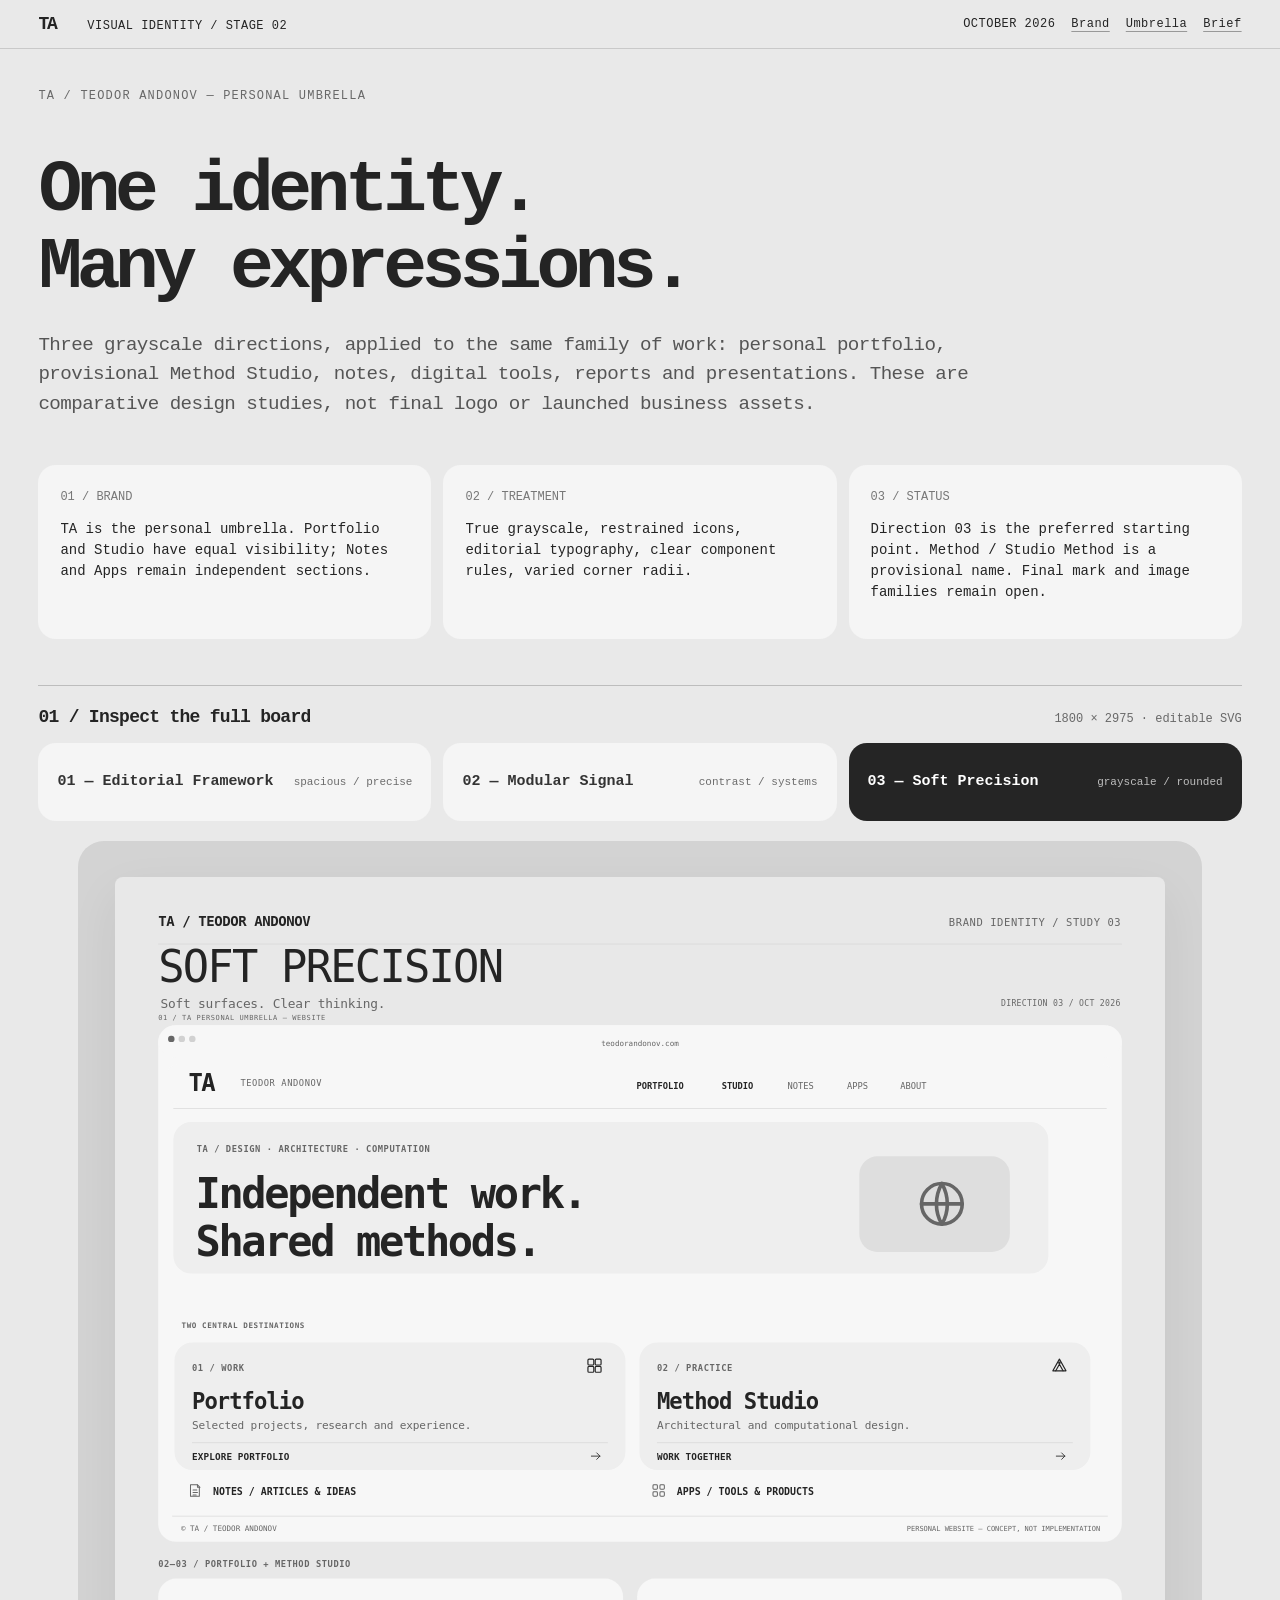
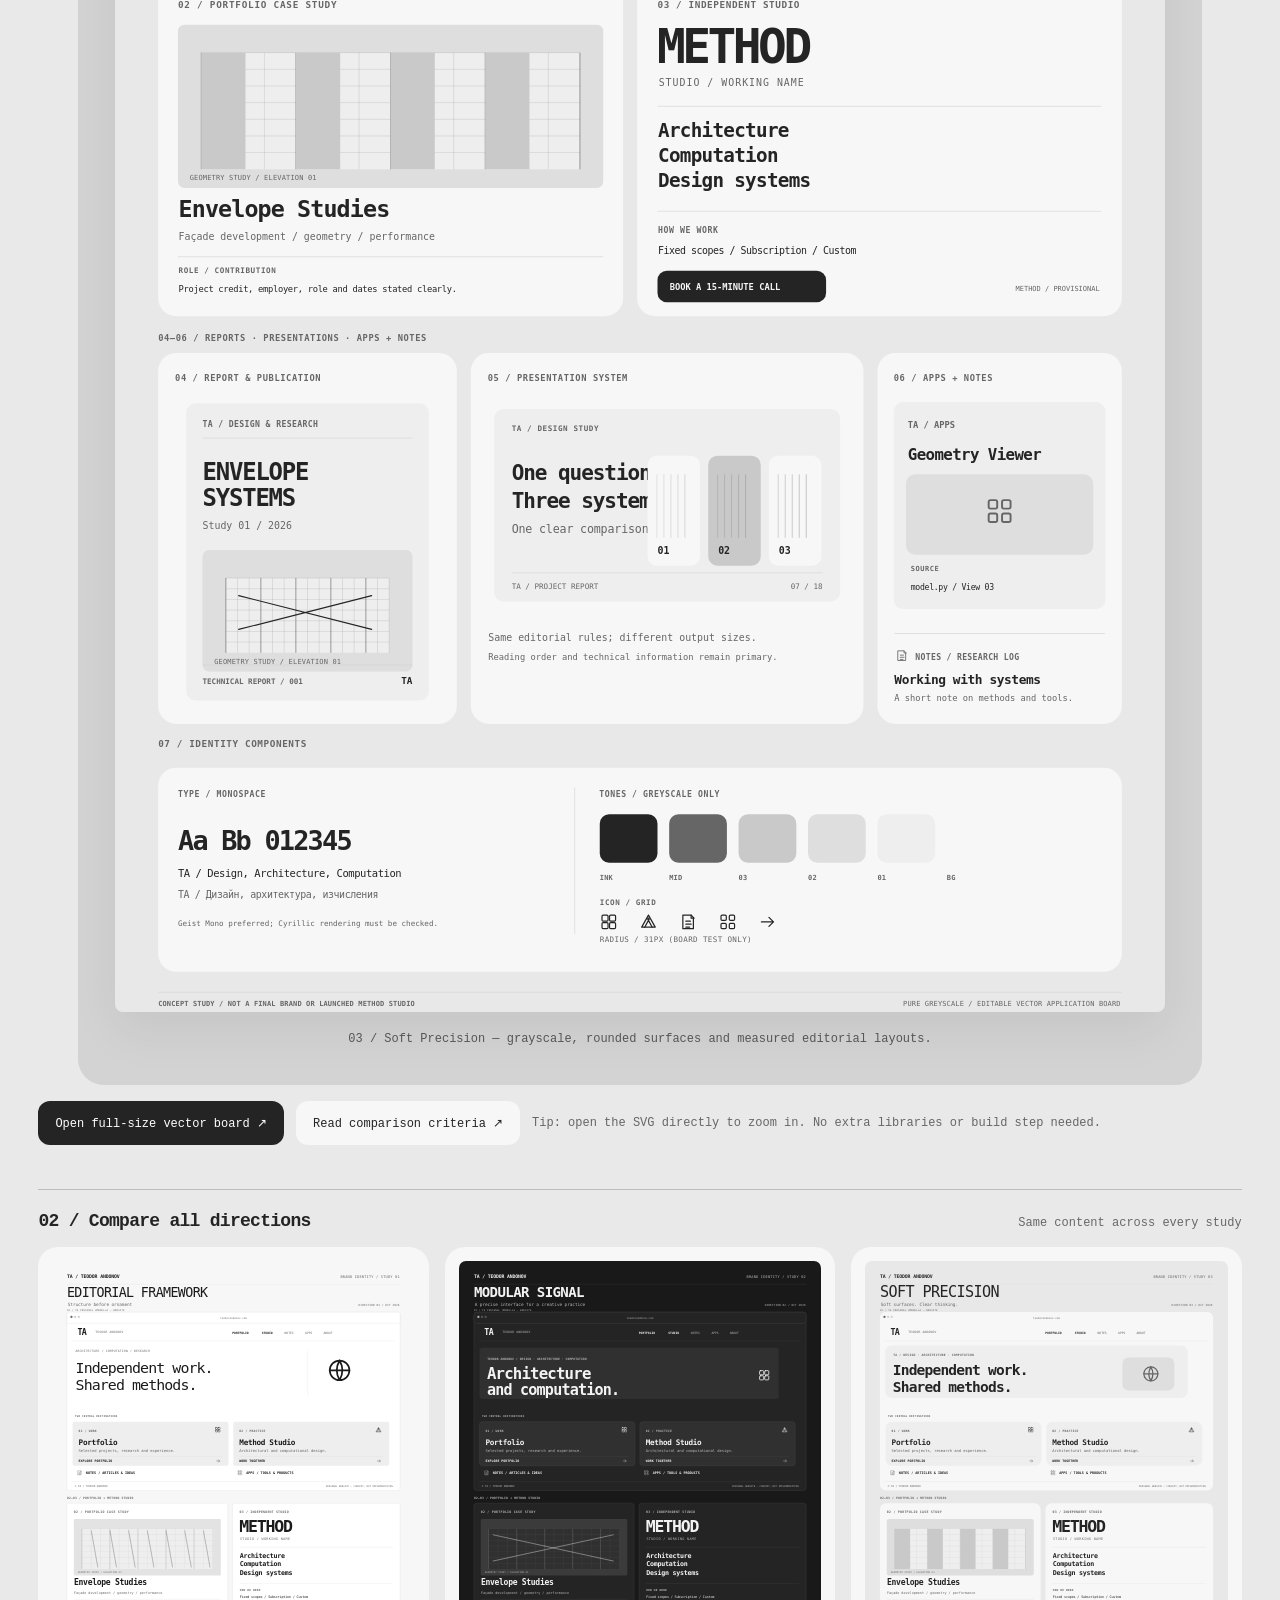
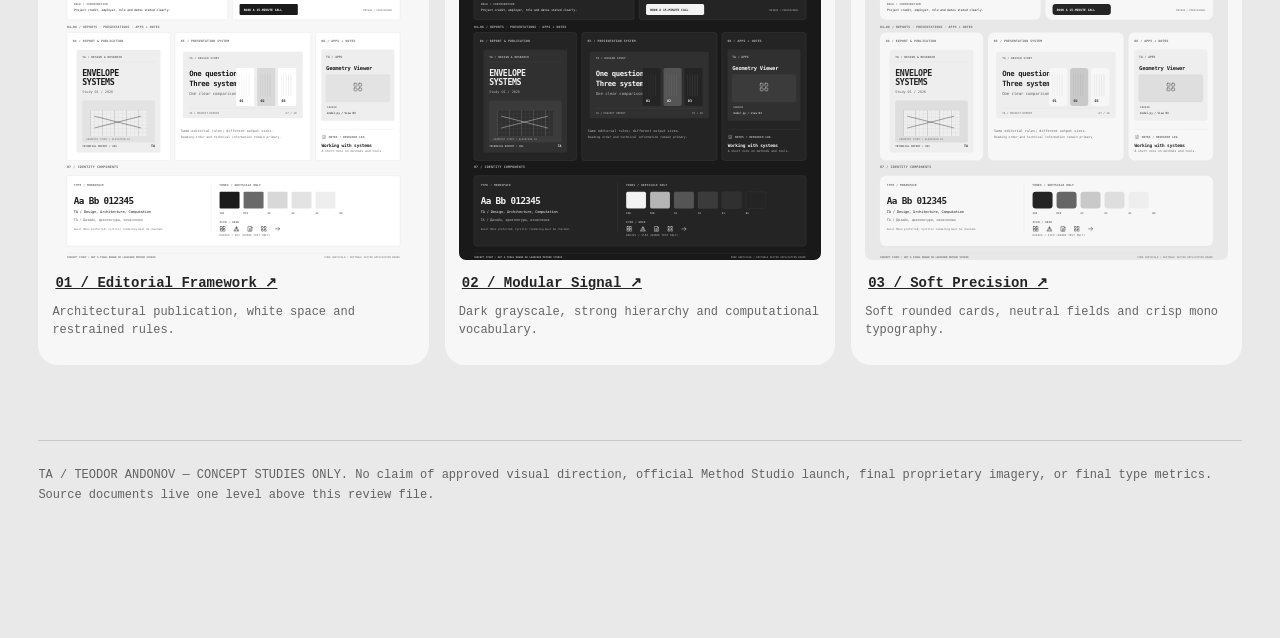
<file: studies/261012-2105_visual-identity-directions/compare.html>
<!doctype html>
<html lang="en">
<head>
<meta charset="utf-8">
<meta name="viewport" content="width=device-width,initial-scale=1">
<meta name="color-scheme" content="light">
<title>TA / Identity Studies — Stage 02</title>
<style>
:root{color-scheme:light;--ink:#242424;--mid:#686868;--line:#c9c9c9;--base:#e9e9e9;--paper:#f6f6f6;--radius:24px}
*{box-sizing:border-box}
html{scroll-behavior:smooth}
body{margin:0;background:var(--base);color:var(--ink);font-family:"Geist Mono","SFMono-Regular",Consolas,monospace;-webkit-font-smoothing:antialiased}
button,a{font:inherit}a{color:inherit}button{cursor:pointer}
.shell{max-width:1780px;margin:auto;padding:28px clamp(16px,3vw,60px) 130px}
.top{position:sticky;top:0;z-index:5;background:#e9e9e9f3;backdrop-filter:blur(18px);border-bottom:1px solid var(--line);display:flex;gap:18px;align-items:center;justify-content:space-between;padding:14px clamp(16px,3vw,60px);font-size:12px;letter-spacing:.04em}
.top b{font-size:18px;letter-spacing:-.12em;margin-right:24px}
.top .right{display:flex;gap:16px;align-items:center}
.top a{text-underline-offset:4px;text-decoration-color:#999}
.eyebrow{font-size:12px;letter-spacing:.1em;color:var(--mid);text-transform:uppercase}
h1{font-size:clamp(34px,5.7vw,89px);font-weight:580;line-height:1.05;letter-spacing:-.075em;margin:50px 0 25px}
.lede{font-size:clamp(15px,1.5vw,22px);max-width:960px;line-height:1.52;color:#555;letter-spacing:-.03em}
.info{display:grid;grid-template-columns:repeat(3,minmax(0,1fr));gap:12px;margin:46px 0}
.info article{background:#f5f5f5;border-radius:18px;padding:22px;min-height:125px}
.info strong{font-size:12px;color:#777;font-weight:500}
.info p{font-size:14px;line-height:1.5}
.section-head{display:flex;justify-content:space-between;align-items:baseline;gap:20px;border-top:1px solid #bdbdbd;padding:21px 0 16px}
.section-head h2{margin:0;font-size:18px;letter-spacing:-.04em;font-weight:590}
.section-head p{font-size:12px;color:var(--mid);margin:0}
.tabs{display:grid;grid-template-columns:repeat(3,minmax(0,1fr));gap:12px;margin-bottom:20px}
.tab{background:#f5f5f5;color:#333;border:1px solid transparent;text-align:left;border-radius:18px;padding:18px;display:flex;justify-content:space-between;align-items:center;min-height:78px;transition:background .2s,border-color .2s}
.tab:hover{background:white}.tab[aria-selected="true"]{background:#252525;color:white}
.tab strong{font-size:15px}.tab small{font-size:11px;opacity:.7}
.stage{background:#d3d3d3;padding:clamp(12px,3vw,36px);border-radius:26px;overflow:hidden;min-height:340px}
.stage a{display:block;margin:0 auto;max-width:1050px}
.stage img{display:block;width:100%;height:auto;box-shadow:0 18px 50px #0001;border-radius:8px}
.stage figcaption{font-size:12px;line-height:1.6;text-align:center;color:#555;margin-top:18px}
.row{display:flex;flex-wrap:wrap;align-items:center;gap:12px;margin:16px 0 44px}
.action{display:inline-flex;padding:13px 17px;background:var(--ink);color:white;text-decoration:none;border-radius:12px;font-size:12px;min-height:44px;align-items:center}
.action.secondary{background:#f7f7f7;color:var(--ink)}
.note{font-size:12px;color:#666;line-height:1.7;max-width:900px}
.grid{display:grid;grid-template-columns:repeat(3,minmax(0,1fr));gap:16px}
.thumb{background:#f7f7f7;border-radius:20px;padding:14px;min-width:0}
.thumb img{display:block;width:100%;border-radius:7px}
.thumb a{font-size:12px;display:block;margin:14px 3px 3px}
.thumb strong{font-size:14px}
.thumb p{color:#666;font-size:12px;line-height:1.5}
footer{font-size:12px;border-top:1px solid var(--line);padding-top:25px;margin-top:75px;color:#626262;line-height:1.6}
@media(max-width:760px){.top .right{display:none}.info,.grid{grid-template-columns:1fr}.tabs{grid-template-columns:1fr}.section-head{align-items:start;flex-direction:column}.stage{padding:9px;border-radius:14px}.tab{min-height:62px}}
@media(prefers-reduced-motion:reduce){html{scroll-behavior:auto}.tab{transition:none}}
</style>
</head>
<body>
<header class="top"><div><b>TA</b> VISUAL IDENTITY / STAGE 02</div><div class="right"><span>OCTOBER 2026</span><a href="../../guides/graphic-design/identity/BRAND.md">Brand</a><a href="../../guides/graphic-design/identity/SITE_ARCHITECTURE.md">Umbrella</a><a href="../../guides/graphic-design/identity/DIRECTIONS.md">Brief</a></div></header>
<main class="shell">
<p class="eyebrow">TA / Teodor Andonov — personal umbrella</p>
<h1>One identity.<br>Many expressions.</h1>
<p class="lede">Three grayscale directions, applied to the same family of work: personal portfolio, provisional Method Studio, notes, digital tools, reports and presentations. These are comparative design studies, not final logo or launched business assets.</p>
<div class="info">
<article><strong>01 / BRAND</strong><p>TA is the personal umbrella. Portfolio and Studio have equal visibility; Notes and Apps remain independent sections.</p></article>
<article><strong>02 / TREATMENT</strong><p>True grayscale, restrained icons, editorial typography, clear component rules, varied corner radii.</p></article>
<article><strong>03 / STATUS</strong><p>Direction 03 is the preferred starting point. Method / Studio Method is a provisional name. Final mark and image families remain open.</p></article>
</div>
<div class="section-head"><h2>01 / Inspect the full board</h2><p>1800 × 2975 · editable SVG</p></div>
<div class="tabs" role="tablist" aria-label="Visual identity direction">
<button type="button" role="tab" class="tab" aria-selected="false" data-id="01"><strong>01 — Editorial Framework</strong><small>spacious / precise</small></button>
<button type="button" role="tab" class="tab" aria-selected="false" data-id="02"><strong>02 — Modular Signal</strong><small>contrast / systems</small></button>
<button type="button" role="tab" class="tab" aria-selected="true" data-id="03"><strong>03 — Soft Precision</strong><small>grayscale / rounded</small></button>
</div>
<figure class="stage" id="viewer">
<a id="image-link" href="03-mineral-field-board.svg" target="_blank" rel="noopener"><img id="board" src="03-mineral-field-board.svg" alt="Direction 03 — full identity application board" decoding="async"></a>
<figcaption id="board-caption">03 / Soft Precision — grayscale, rounded surfaces and measured editorial layouts.</figcaption>
</figure>
<div class="row"><a class="action" id="open-file" href="03-mineral-field-board.svg" target="_blank" rel="noopener">Open full-size vector board ↗</a><a class="action secondary" href="../../guides/graphic-design/identity/DIRECTIONS.md">Read comparison criteria ↗</a><span class="note">Tip: open the SVG directly to zoom in. No extra libraries or build step needed.</span></div>
<div class="section-head"><h2>02 / Compare all directions</h2><p>Same content across every study</p></div>
<div class="grid">
<article class="thumb"><img src="01-editorial-framework-board.svg" alt="01 Editorial Framework thumbnail" loading="lazy"><a href="01-editorial-framework-board.svg" target="_blank"><strong>01 / Editorial Framework ↗</strong></a><p>Architectural publication, white space and restrained rules.</p></article>
<article class="thumb"><img src="02-modular-signal-board.svg" alt="02 Modular Signal thumbnail" loading="lazy"><a href="02-modular-signal-board.svg" target="_blank"><strong>02 / Modular Signal ↗</strong></a><p>Dark grayscale, strong hierarchy and computational vocabulary.</p></article>
<article class="thumb"><img src="03-mineral-field-board.svg" alt="03 Soft Precision thumbnail" loading="lazy"><a href="03-mineral-field-board.svg" target="_blank"><strong>03 / Soft Precision ↗</strong></a><p>Soft rounded cards, neutral fields and crisp mono typography.</p></article>
</div>
<footer>TA / TEODOR ANDONOV — CONCEPT STUDIES ONLY. No claim of approved visual direction, official Method Studio launch, final proprietary imagery, or final type metrics. Source documents live one level above this review file.</footer>
</main>
<script>
(() => {
 const data={
 "01":["01-editorial-framework-board.svg","01 / Editorial Framework — spare, typographic, architectural."],
 "02":["02-modular-signal-board.svg","02 / Modular Signal — stark grayscale and computational interface."],
 "03":["03-mineral-field-board.svg","03 / Soft Precision — soft grayscale surfaces and more generous corners."]
 };
 const img=document.getElementById("board"),link=document.getElementById("image-link"),open=document.getElementById("open-file"),cap=document.getElementById("board-caption");
 document.querySelectorAll("[data-id]").forEach(btn=>btn.addEventListener("click",()=>{
   document.querySelectorAll("[data-id]").forEach(el=>el.setAttribute("aria-selected",String(el===btn)));
   const [url,txt]=data[btn.dataset.id];img.src=url;img.alt=txt;link.href=url;open.href=url;cap.textContent=txt;
 }));
})();
</script>
</body>
</html>
</file>
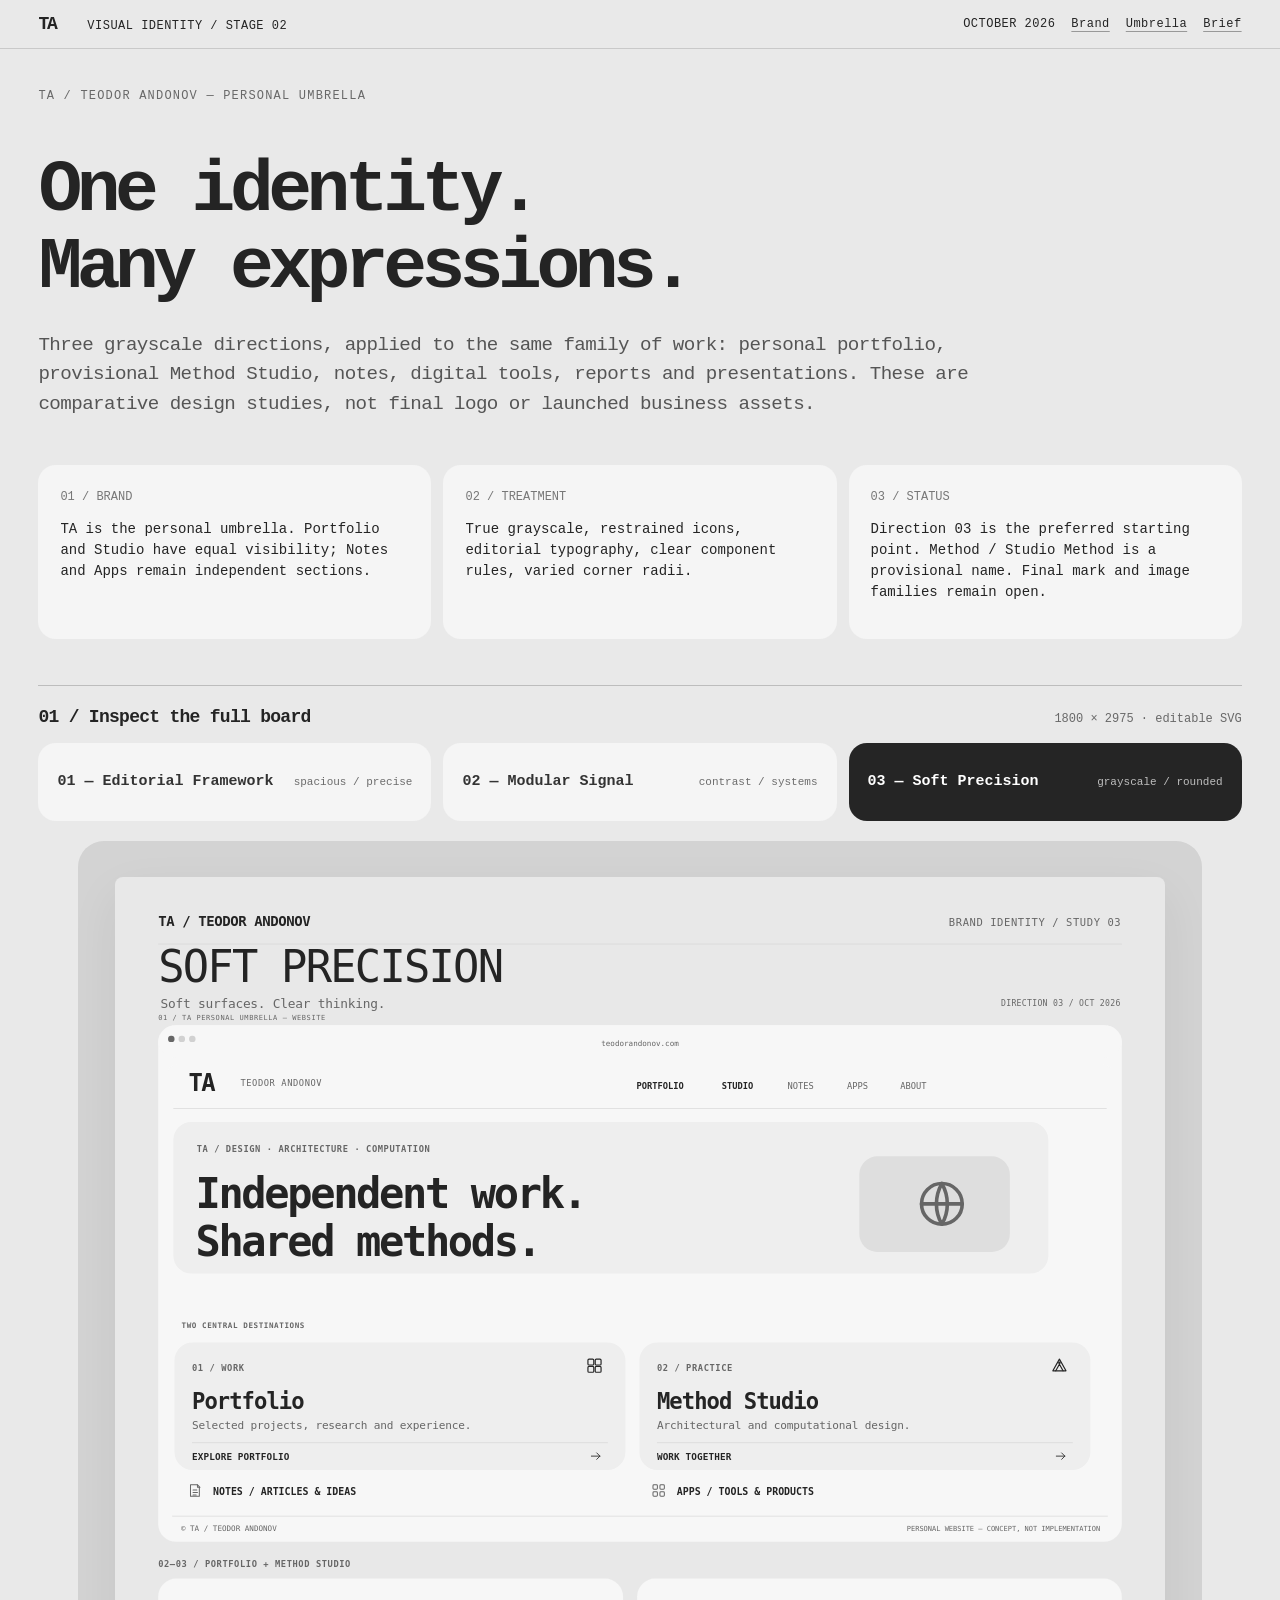
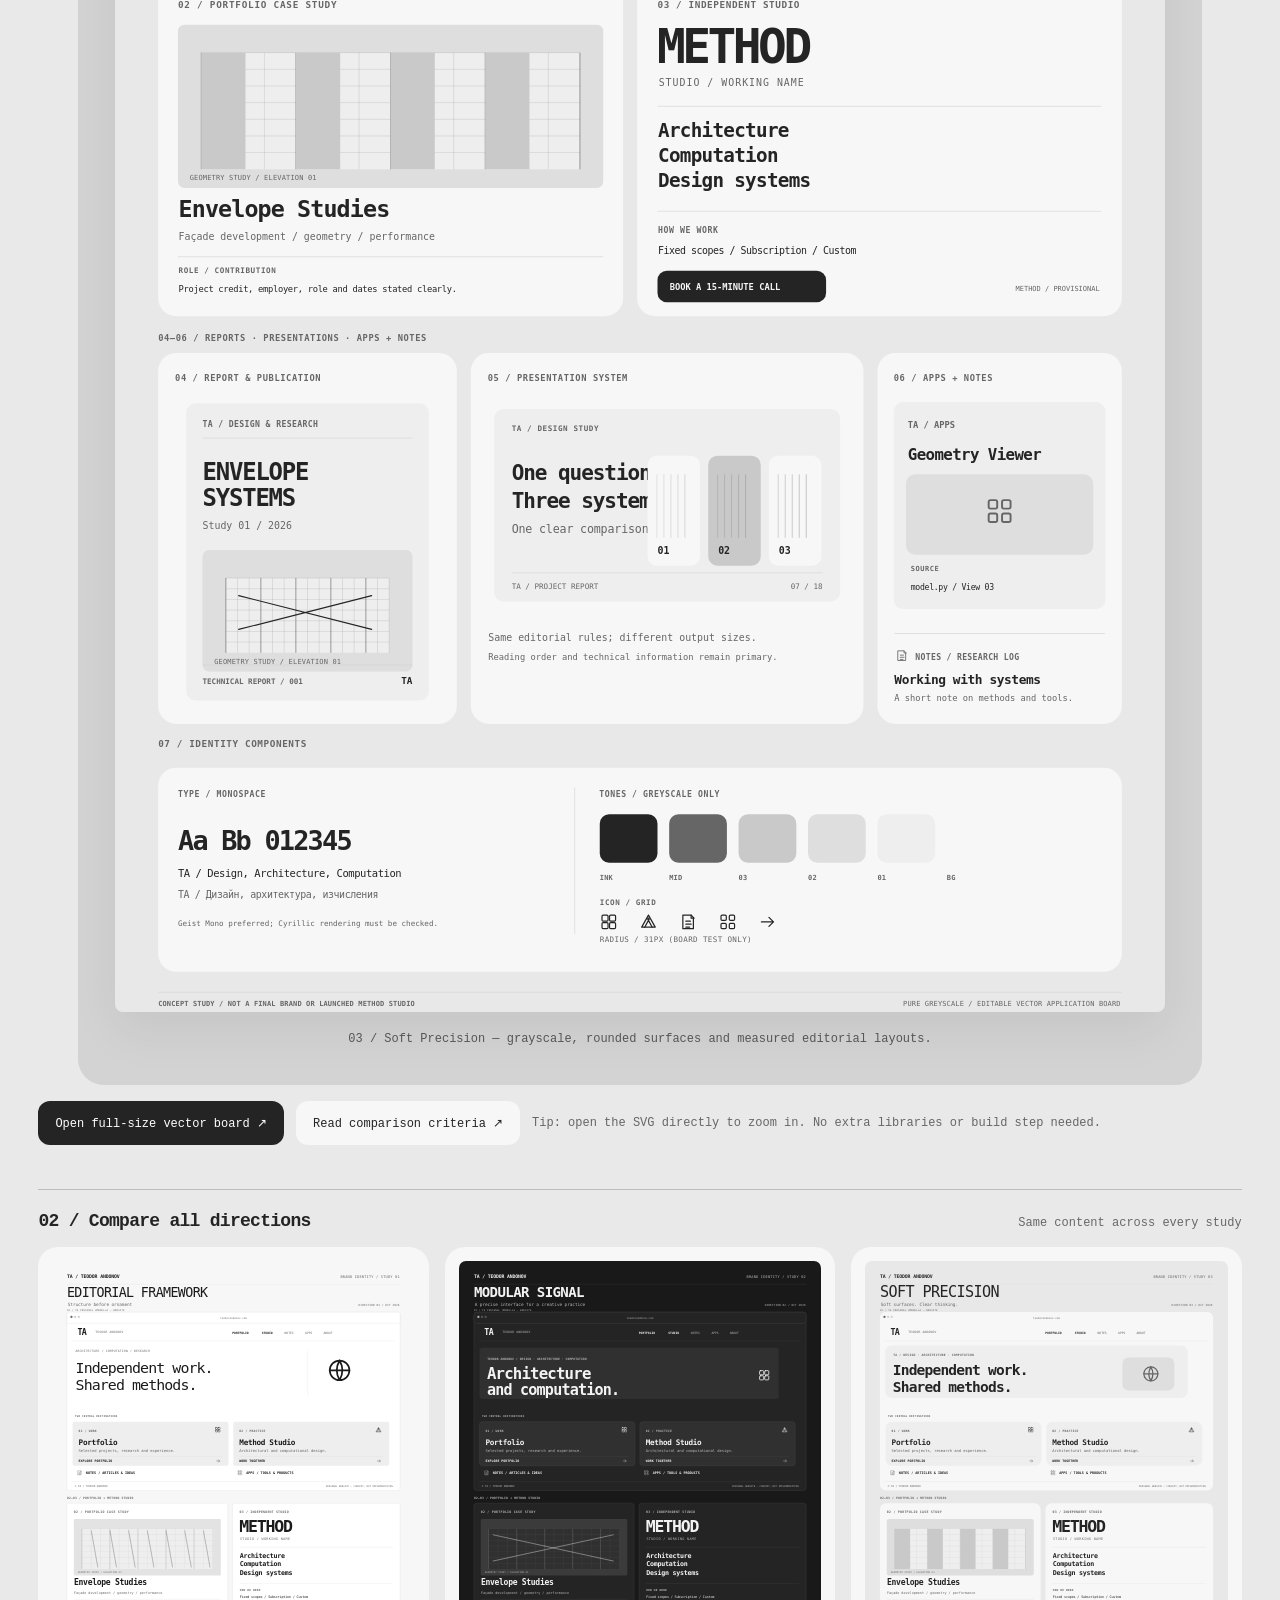
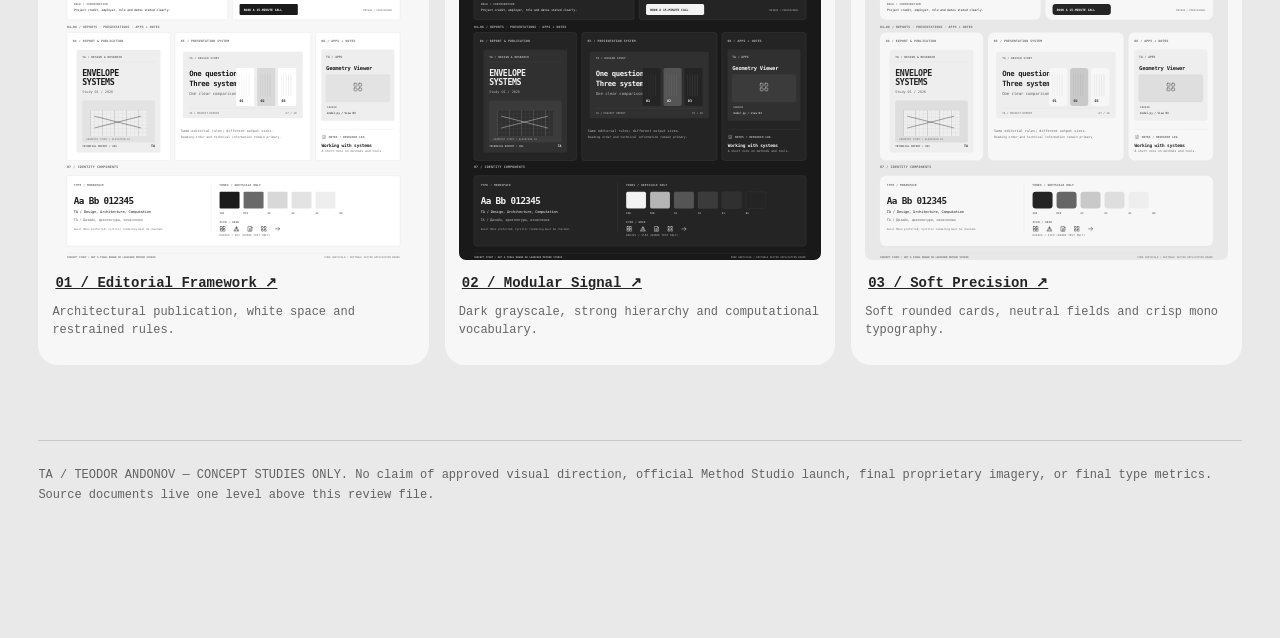
<file: examples/graphic-design/directions/compare.html>
<!doctype html>
<html lang="en">
<head>
<meta charset="utf-8">
<meta name="viewport" content="width=device-width,initial-scale=1">
<meta name="color-scheme" content="light">
<title>TA / Identity Studies — Stage 02</title>
<style>
:root{color-scheme:light;--ink:#242424;--mid:#686868;--line:#c9c9c9;--base:#e9e9e9;--paper:#f6f6f6;--radius:24px}
*{box-sizing:border-box}
html{scroll-behavior:smooth}
body{margin:0;background:var(--base);color:var(--ink);font-family:"Geist Mono","SFMono-Regular",Consolas,monospace;-webkit-font-smoothing:antialiased}
button,a{font:inherit}a{color:inherit}button{cursor:pointer}
.shell{max-width:1780px;margin:auto;padding:28px clamp(16px,3vw,60px) 130px}
.top{position:sticky;top:0;z-index:5;background:#e9e9e9f3;backdrop-filter:blur(18px);border-bottom:1px solid var(--line);display:flex;gap:18px;align-items:center;justify-content:space-between;padding:14px clamp(16px,3vw,60px);font-size:12px;letter-spacing:.04em}
.top b{font-size:18px;letter-spacing:-.12em;margin-right:24px}
.top .right{display:flex;gap:16px;align-items:center}
.top a{text-underline-offset:4px;text-decoration-color:#999}
.eyebrow{font-size:12px;letter-spacing:.1em;color:var(--mid);text-transform:uppercase}
h1{font-size:clamp(34px,5.7vw,89px);font-weight:580;line-height:1.05;letter-spacing:-.075em;margin:50px 0 25px}
.lede{font-size:clamp(15px,1.5vw,22px);max-width:960px;line-height:1.52;color:#555;letter-spacing:-.03em}
.info{display:grid;grid-template-columns:repeat(3,minmax(0,1fr));gap:12px;margin:46px 0}
.info article{background:#f5f5f5;border-radius:18px;padding:22px;min-height:125px}
.info strong{font-size:12px;color:#777;font-weight:500}
.info p{font-size:14px;line-height:1.5}
.section-head{display:flex;justify-content:space-between;align-items:baseline;gap:20px;border-top:1px solid #bdbdbd;padding:21px 0 16px}
.section-head h2{margin:0;font-size:18px;letter-spacing:-.04em;font-weight:590}
.section-head p{font-size:12px;color:var(--mid);margin:0}
.tabs{display:grid;grid-template-columns:repeat(3,minmax(0,1fr));gap:12px;margin-bottom:20px}
.tab{background:#f5f5f5;color:#333;border:1px solid transparent;text-align:left;border-radius:18px;padding:18px;display:flex;justify-content:space-between;align-items:center;min-height:78px;transition:background .2s,border-color .2s}
.tab:hover{background:white}.tab[aria-selected="true"]{background:#252525;color:white}
.tab strong{font-size:15px}.tab small{font-size:11px;opacity:.7}
.stage{background:#d3d3d3;padding:clamp(12px,3vw,36px);border-radius:26px;overflow:hidden;min-height:340px}
.stage a{display:block;margin:0 auto;max-width:1050px}
.stage img{display:block;width:100%;height:auto;box-shadow:0 18px 50px #0001;border-radius:8px}
.stage figcaption{font-size:12px;line-height:1.6;text-align:center;color:#555;margin-top:18px}
.row{display:flex;flex-wrap:wrap;align-items:center;gap:12px;margin:16px 0 44px}
.action{display:inline-flex;padding:13px 17px;background:var(--ink);color:white;text-decoration:none;border-radius:12px;font-size:12px;min-height:44px;align-items:center}
.action.secondary{background:#f7f7f7;color:var(--ink)}
.note{font-size:12px;color:#666;line-height:1.7;max-width:900px}
.grid{display:grid;grid-template-columns:repeat(3,minmax(0,1fr));gap:16px}
.thumb{background:#f7f7f7;border-radius:20px;padding:14px;min-width:0}
.thumb img{display:block;width:100%;border-radius:7px}
.thumb a{font-size:12px;display:block;margin:14px 3px 3px}
.thumb strong{font-size:14px}
.thumb p{color:#666;font-size:12px;line-height:1.5}
footer{font-size:12px;border-top:1px solid var(--line);padding-top:25px;margin-top:75px;color:#626262;line-height:1.6}
@media(max-width:760px){.top .right{display:none}.info,.grid{grid-template-columns:1fr}.tabs{grid-template-columns:1fr}.section-head{align-items:start;flex-direction:column}.stage{padding:9px;border-radius:14px}.tab{min-height:62px}}
@media(prefers-reduced-motion:reduce){html{scroll-behavior:auto}.tab{transition:none}}
</style>
</head>
<body>
<header class="top"><div><b>TA</b> VISUAL IDENTITY / STAGE 02</div><div class="right"><span>OCTOBER 2026</span><a href="../../../guides/graphic-design/identity/BRAND.md">Brand</a><a href="../../../guides/graphic-design/identity/SITE_ARCHITECTURE.md">Umbrella</a><a href="../../../guides/graphic-design/identity/DIRECTIONS.md">Brief</a></div></header>
<main class="shell">
<p class="eyebrow">TA / Teodor Andonov — personal umbrella</p>
<h1>One identity.<br>Many expressions.</h1>
<p class="lede">Three grayscale directions, applied to the same family of work: personal portfolio, provisional Method Studio, notes, digital tools, reports and presentations. These are comparative design studies, not final logo or launched business assets.</p>
<div class="info">
<article><strong>01 / BRAND</strong><p>TA is the personal umbrella. Portfolio and Studio have equal visibility; Notes and Apps remain independent sections.</p></article>
<article><strong>02 / TREATMENT</strong><p>True grayscale, restrained icons, editorial typography, clear component rules, varied corner radii.</p></article>
<article><strong>03 / STATUS</strong><p>Direction 03 is the preferred starting point. Method / Studio Method is a provisional name. Final mark and image families remain open.</p></article>
</div>
<div class="section-head"><h2>01 / Inspect the full board</h2><p>1800 × 2975 · editable SVG</p></div>
<div class="tabs" role="tablist" aria-label="Visual identity direction">
<button type="button" role="tab" class="tab" aria-selected="false" data-id="01"><strong>01 — Editorial Framework</strong><small>spacious / precise</small></button>
<button type="button" role="tab" class="tab" aria-selected="false" data-id="02"><strong>02 — Modular Signal</strong><small>contrast / systems</small></button>
<button type="button" role="tab" class="tab" aria-selected="true" data-id="03"><strong>03 — Soft Precision</strong><small>grayscale / rounded</small></button>
</div>
<figure class="stage" id="viewer">
<a id="image-link" href="03-mineral-field-board.svg" target="_blank" rel="noopener"><img id="board" src="03-mineral-field-board.svg" alt="Direction 03 — full identity application board" decoding="async"></a>
<figcaption id="board-caption">03 / Soft Precision — grayscale, rounded surfaces and measured editorial layouts.</figcaption>
</figure>
<div class="row"><a class="action" id="open-file" href="03-mineral-field-board.svg" target="_blank" rel="noopener">Open full-size vector board ↗</a><a class="action secondary" href="../../../guides/graphic-design/identity/DIRECTIONS.md">Read comparison criteria ↗</a><span class="note">Tip: open the SVG directly to zoom in. No extra libraries or build step needed.</span></div>
<div class="section-head"><h2>02 / Compare all directions</h2><p>Same content across every study</p></div>
<div class="grid">
<article class="thumb"><img src="01-editorial-framework-board.svg" alt="01 Editorial Framework thumbnail" loading="lazy"><a href="01-editorial-framework-board.svg" target="_blank"><strong>01 / Editorial Framework ↗</strong></a><p>Architectural publication, white space and restrained rules.</p></article>
<article class="thumb"><img src="02-modular-signal-board.svg" alt="02 Modular Signal thumbnail" loading="lazy"><a href="02-modular-signal-board.svg" target="_blank"><strong>02 / Modular Signal ↗</strong></a><p>Dark grayscale, strong hierarchy and computational vocabulary.</p></article>
<article class="thumb"><img src="03-mineral-field-board.svg" alt="03 Soft Precision thumbnail" loading="lazy"><a href="03-mineral-field-board.svg" target="_blank"><strong>03 / Soft Precision ↗</strong></a><p>Soft rounded cards, neutral fields and crisp mono typography.</p></article>
</div>
<footer>TA / TEODOR ANDONOV — CONCEPT STUDIES ONLY. No claim of approved visual direction, official Method Studio launch, final proprietary imagery, or final type metrics. Source documents live one level above this review file.</footer>
</main>
<script>
(() => {
 const data={
 "01":["01-editorial-framework-board.svg","01 / Editorial Framework — spare, typographic, architectural."],
 "02":["02-modular-signal-board.svg","02 / Modular Signal — stark grayscale and computational interface."],
 "03":["03-mineral-field-board.svg","03 / Soft Precision — soft grayscale surfaces and more generous corners."]
 };
 const img=document.getElementById("board"),link=document.getElementById("image-link"),open=document.getElementById("open-file"),cap=document.getElementById("board-caption");
 document.querySelectorAll("[data-id]").forEach(btn=>btn.addEventListener("click",()=>{
   document.querySelectorAll("[data-id]").forEach(el=>el.setAttribute("aria-selected",String(el===btn)));
   const [url,txt]=data[btn.dataset.id];img.src=url;img.alt=txt;link.href=url;open.href=url;cap.textContent=txt;
 }));
})();
</script>
</body>
</html>
</file>
